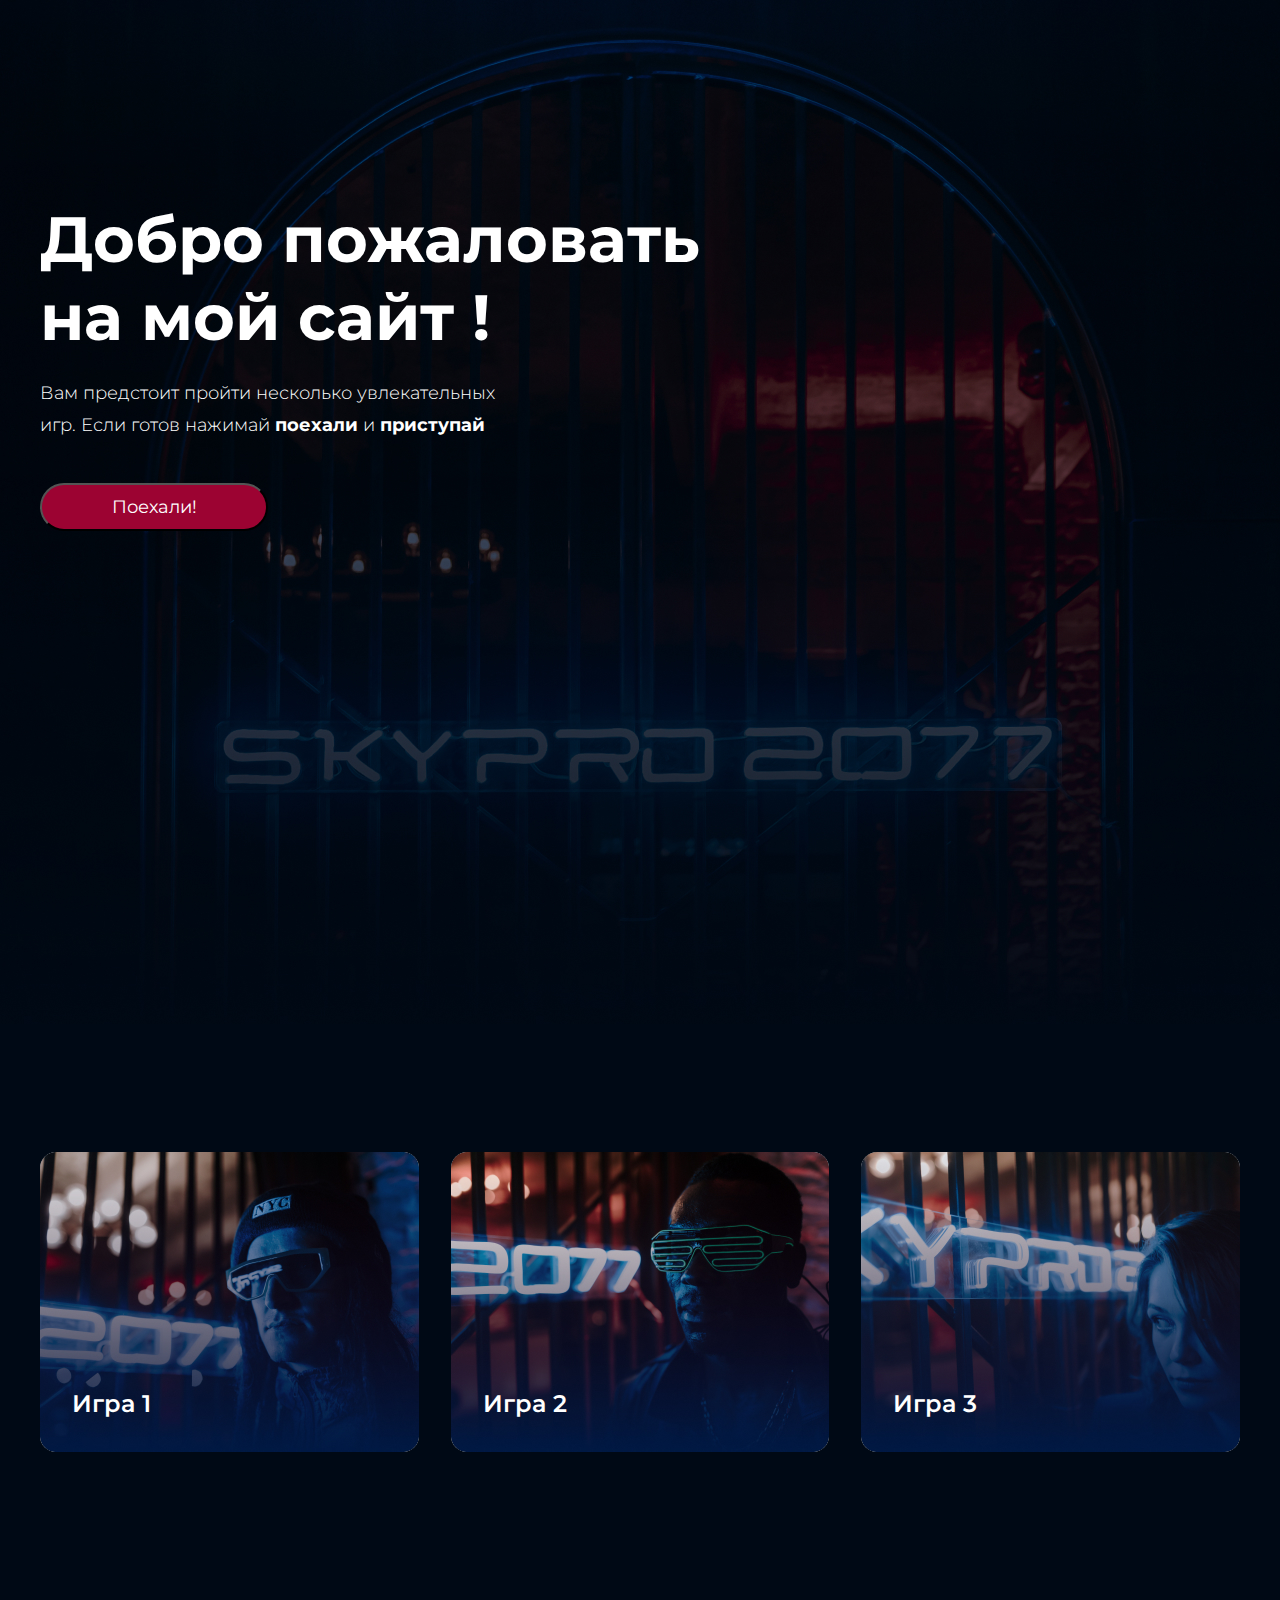
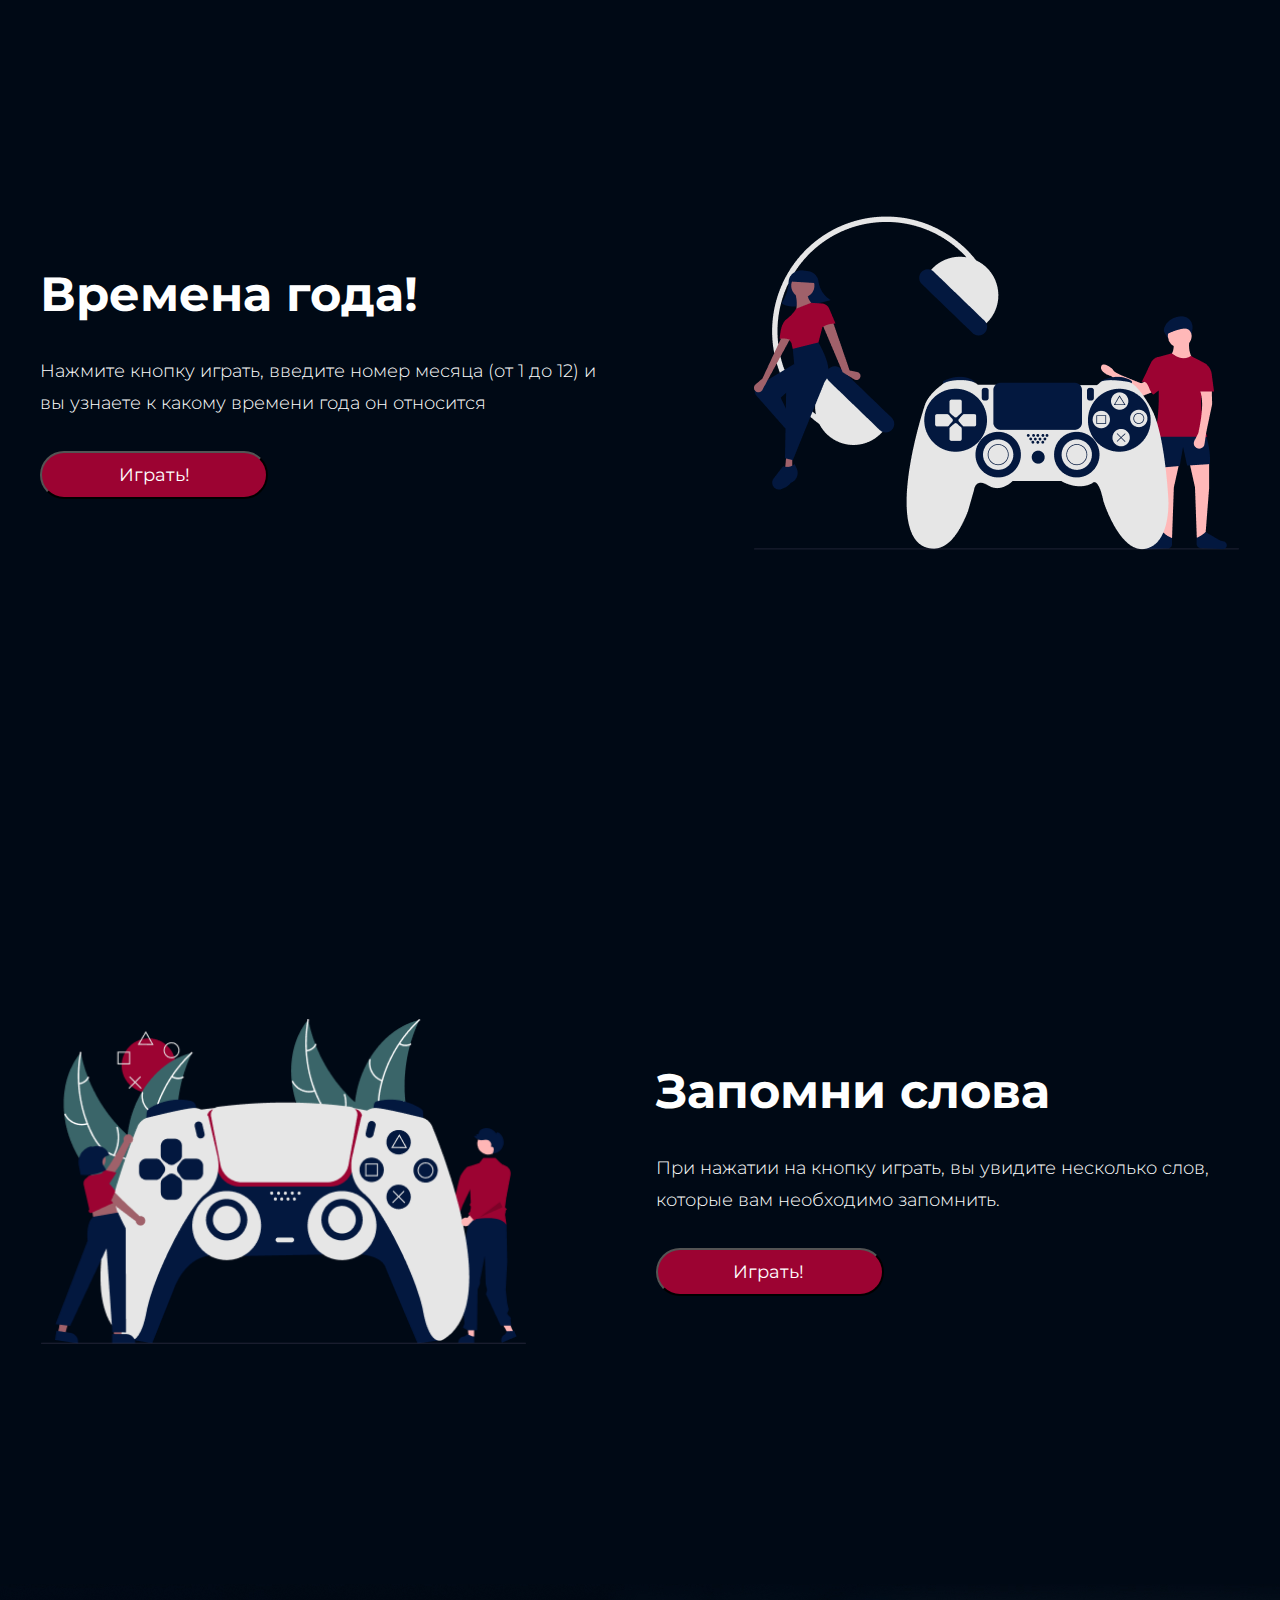
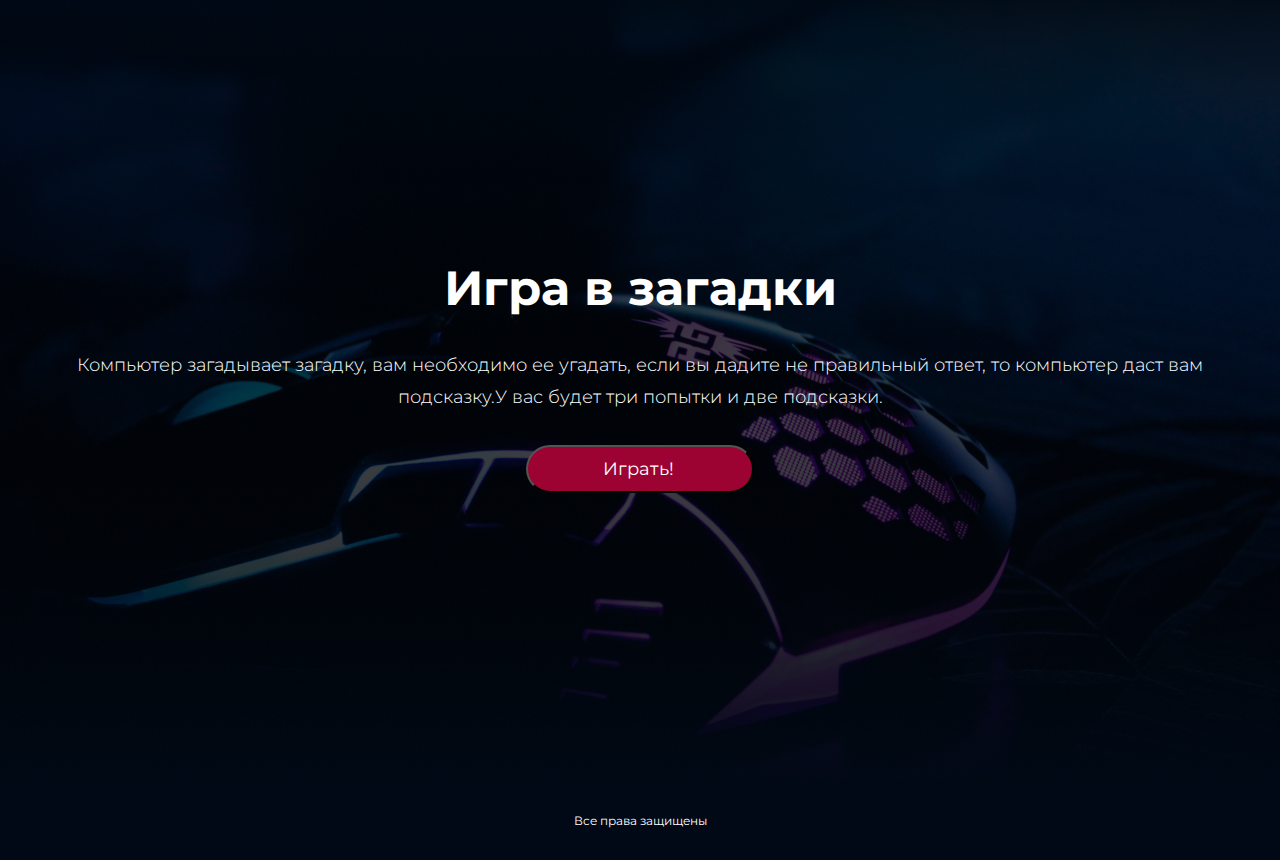
<file: Site/index.html>
<!DOCTYPE html>
<html lang="en">

<head>
    <meta charset="UTF-8">
    <meta name="viewport" content="width=device-width, initial-scale=1.0">
    <title>Homework1</title>
    <link rel="preconnect" href="https://fonts.googleapis.com">
    <link rel="preconnect" href="https://fonts.gstatic.com" crossorigin>
    <link
        href="https://fonts.googleapis.com/css2?family=Inter:wght@400;700&family=Lato:wght@400;700&family=Montserrat:wght@300;400;500;600;700&family=Poppins:wght@600&family=Roboto:wght@300;400&display=swap"
        rel="stylesheet">
    <link rel="stylesheet" href="style.css">
</head>

<body>
    <header class="header center">
        <h1 class="header__titel">Добро пожаловать на мой сайт !</h1>
        <div>
            <p class="header__text">Вам предстоит пройти несколько увлекательных игр. Если готов нажимай
                <a class="header__link" href="#">поехали</a> и <a class="header__link" href="#">приступай</a>
            </p>
        </div>
        <div class="header-button">
            <form action="#end">
                <button class="header-button_submit">Поехали!</button>
            </form>
        </div>
    </header>
    <a name="end"></a>
    <nav class="nav center">
        <a class="nav__box" href="#g1"><img class="nav__box-link_img nav__linl-action" src="img-main/img-main1.jpg"
                alt="img-main1"><span class="nav__link nav__linl-action">Игра 1</span></a>
        <a class="nav__box" href="#g2"><img class="nav__box-link_img nav__linl-action" src="img-main/img-main2.jpg"
                alt="img-main2"><span class="nav__link nav__linl-action">Игра 2</span></a>
        <a class="nav__box" href="#g3"><img class="nav__box-link_img nav__linl-action" src="img-main/img-main3.jpg"
                alt="img-main3"><span class="nav__link nav__linl-action">Игра 3</span></a>
    </nav>
    <a name="g1"></a>
    <section class="section center">
        <div class="section__box-games1">
            <h2 class="section-box__titel">Времена года!</h2>
            <p class="section-box__text">Нажмите кнопку играть, введите номер месяца (от 1 до 12) и вы узнаете к какому
                времени года он относится</p>
            <form action="#">
                <button onclick="whatSeason();" class="header-button_submit">Играть!</button>
            </form>
        </div>
        <img class="section__undraw_img" src="img/undraw-video-game.png" alt="undraw-video-game">
    </section>
    <a name="g2"></a>
    <section class="section center games2">
        <div class="section__box-games1 box-games2">
            <h2 class="section-box__titel">Запомни слова</h2>
            <p class="section-box__text">При нажатии на кнопку играть, вы увидите несколько слов, которые вам необходимо
                запомнить.</p>
            <form action="#">
                <button onclick="guessWord();" class="header-button_submit button-games2">Играть!</button>
            </form>
        </div>
        <img class="section__undraw_img img-games2" src="img/undraw-gaming2.png" alt="undraw-gaming2">
    </section>
    <a name="g3"></a>
    <section class="section__games3 center">
        <div class="section__box-games1 box-games3">
            <h2 class="section-box__titel">Игра в загадки</h2>
            <p class="section-box__text text-games3">Компьютер загадывает загадку, вам необходимо ее угадать, если вы
                дадите не правильный ответ, то компьютер даст вам <span>подсказку.У вас будет три попытки и две
                    подсказки.</span></p>
            <form action="#">
                <button class="header-button_submit button-games2">Играть!</button>
            </form>
        </div>
    </section>
    <footer class="footer">
        <p class="footer__text">Все права защищены</p>
    </footer>
    <script src="hw5.1.js"></script>
</body>

</html>
</file>
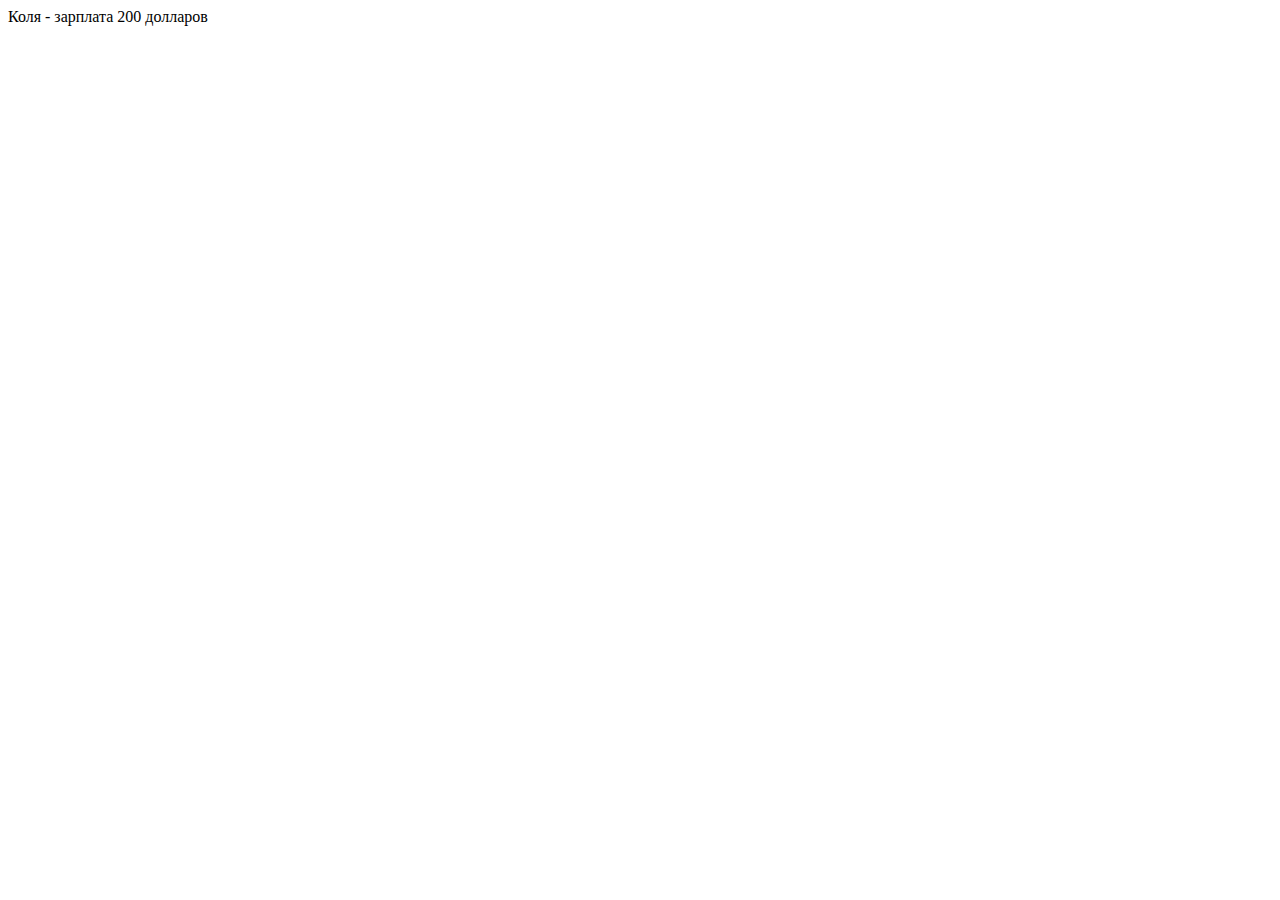
<file: index3.html>
<!DOCTYPE html>
<html lang="en">
<head>
    <meta charset="UTF-8">
    <meta name="viewport" content="width=device-width, initial-scale=1.0">
    <title>Document</title>
</head>
<body>
    <script src="hw3.js"></script>
</body>
</html>
</file>
<file: Site/style.css>
* {
  margin: 0;
  padding: 0;
}

body {
  font-family: "Montserrat", sans-serif;
}

.center {
  padding-left: calc(50% - 600px);
  padding-right: calc(50% - 600px);
}

.header {
  height: 1024px;
  background-image: url(img/top-background.jpg);
  background-repeat: no-repeat;
  background-position: center;
  background-size: cover;
}
.header__titel {
  width: 760px;
  color: #FFF;
  font-family: Montserrat;
  font-size: 64px;
  font-style: normal;
  font-weight: 700;
  line-height: normal;
  padding-top: 200px;
}
.header__text {
  color: #FFF;
  font-family: Montserrat;
  font-size: 18px;
  font-style: normal;
  font-weight: 300;
  line-height: 32px;
  padding-top: 21px;
  width: 481px;
}
.header__link {
  color: #FFF;
  font-family: Montserrat;
  font-size: 18px;
  font-style: normal;
  font-weight: 700;
  line-height: 32px;
  text-decoration: none;
}
.header__link:hover {
  cursor: url(img/clarity_cursor-hand-line.svg), pointer;
}
.header-button {
  padding-top: 42px;
}
.header-button_submit {
  width: 228px;
  height: 48px;
  border-radius: 30px;
  background: #9C0332;
  color: #FFF;
  font-family: Montserrat;
  font-size: 18px;
  font-style: normal;
  font-weight: 400;
  line-height: normal;
}
.header-button_submit:hover {
  cursor: url(./img/clarity_cursor-hand-line.svg), pointer;
}

.nav {
  background: #000915;
  display: flex;
  flex-wrap: wrap;
  gap: 32px;
  padding-top: 128px;
  padding-bottom: 128px;
}
.nav__box {
  display: flex;
  flex-direction: column;
  flex-wrap: wrap;
  height: 100%;
  position: relative;
}
.nav__linl-action:hover {
  cursor: url(img/clarity_cursor-hand-line.svg), pointer;
}
.nav__box-link_img {
  border-radius: 16px;
  background: linear-gradient(180deg, rgba(39, 1, 15, 0) 0%, #001944 100%), lightgray 50%/cover no-repeat;
}
.nav__link {
  color: #FFF;
  font-family: Montserrat;
  font-size: 24px;
  font-style: normal;
  font-weight: 600;
  line-height: 32px;
  text-decoration: none;
  position: absolute;
  bottom: 32px;
  left: 32px;
}

.section {
  background: #000915;
  display: flex;
  flex-wrap: wrap;
  gap: 130px;
}
.section__box-games1 {
  display: flex;
  flex-wrap: wrap;
  flex-direction: column;
  gap: 32px;
  margin-top: 285px;
}
.section-box__titel {
  color: #FFF;
  font-family: Montserrat;
  font-size: 48px;
  font-style: normal;
  font-weight: 700;
  line-height: normal;
}
.section-box__text {
  width: 584px;
  color: #FFF;
  font-family: Montserrat;
  font-size: 18px;
  font-style: normal;
  font-weight: 300;
  line-height: 32px;
}
.section__undraw_img {
  width: 485px;
  margin-top: 236px;
  margin-bottom: 233px;
}

.games2 {
  display: flex;
  flex-wrap: wrap;
  flex-direction: row-reverse;
}

.box-games2 {
  margin-top: 279px;
}

.button-games2 {
  display: flex;
  align-items: center;
  padding-left: 75px;
}

.img-games2 {
  margin-top: 236px;
  margin-bottom: 240px;
}

.section__games3 {
  height: 800px;
  background-image: url(img/background-games3.jpg);
  background-repeat: no-repeat;
  background-position: center;
  background-size: cover;
  display: flex;
  flex-direction: column;
  flex-wrap: wrap;
  align-content: center;
}

.box-games3 {
  align-items: center;
  margin-top: 275px;
}

.text-games3 {
  width: 1200px;
  display: flex;
  flex-direction: column;
  align-items: center;
}

.footer {
  background: #000915;
  display: flex;
  flex-wrap: wrap;
  flex-direction: column;
  align-items: center;
}
.footer__text {
  color: #FFF;
  font-family: Montserrat;
  font-size: 12px;
  font-style: normal;
  font-weight: 400;
  line-height: normal;
  padding-top: 29px;
  padding-bottom: 32px;
}

@media (max-width: 767px) {
  .center {
    padding-left: 16px;
    padding-right: 16px;
  }
  .header {
    height: 735px;
    display: flex;
    flex-direction: column;
    align-items: center;
  }
  .header__titel {
    width: 343px;
    color: #FFF;
    text-align: center;
    font-family: Montserrat;
    font-size: 32px;
    font-style: normal;
    font-weight: 700;
    line-height: normal;
    padding-top: 238px;
  }
  .header__text {
    width: 343px;
    color: #FFF;
    text-align: center;
    font-family: Montserrat;
    font-size: 14px;
    font-style: normal;
    font-weight: 300;
    line-height: 22px;
    padding-top: 32px;
  }
  .header__link {
    color: #FFF;
    font-family: Montserrat;
    font-size: 14px;
    font-style: normal;
    font-weight: 700;
    line-height: 22px;
  }
  .header-button {
    padding-top: 32px;
    display: flex;
    flex-wrap: wrap;
    flex-direction: column;
    align-items: center;
  }
  .nav {
    padding-left: 16px;
    padding-right: 16px;
    align-items: center;
    flex-direction: column;
    gap: 32px;
  }
  .nav__link {
    width: 84px;
    display: flex;
    flex-wrap: wrap;
    bottom: 30px;
    left: 14px;
  }
  .nav__box-link_img {
    width: 343px;
    height: 300px;
  }
  .section {
    display: flex;
    gap: 64px;
    flex-direction: column;
    align-content: center;
  }
  .section__box-games1 {
    align-items: center;
    margin-top: 53px;
  }
  .section-box__titel {
    color: #FFF;
    text-align: center;
    font-family: Montserrat;
    font-size: 32px;
    font-style: normal;
    font-weight: 700;
    line-height: normal;
  }
  .section-box__text {
    width: 343px;
    color: #FFF;
    text-align: center;
    font-family: Montserrat;
    font-size: 14px;
    font-style: normal;
    font-weight: 300;
    line-height: 22px;
  }
  .section__undraw_img {
    width: 344px;
    margin-top: 0;
    margin-bottom: 85px;
  }
  .footer__text {
    padding-top: 35px;
  }
}/*# sourceMappingURL=style.css.map */
</file>
